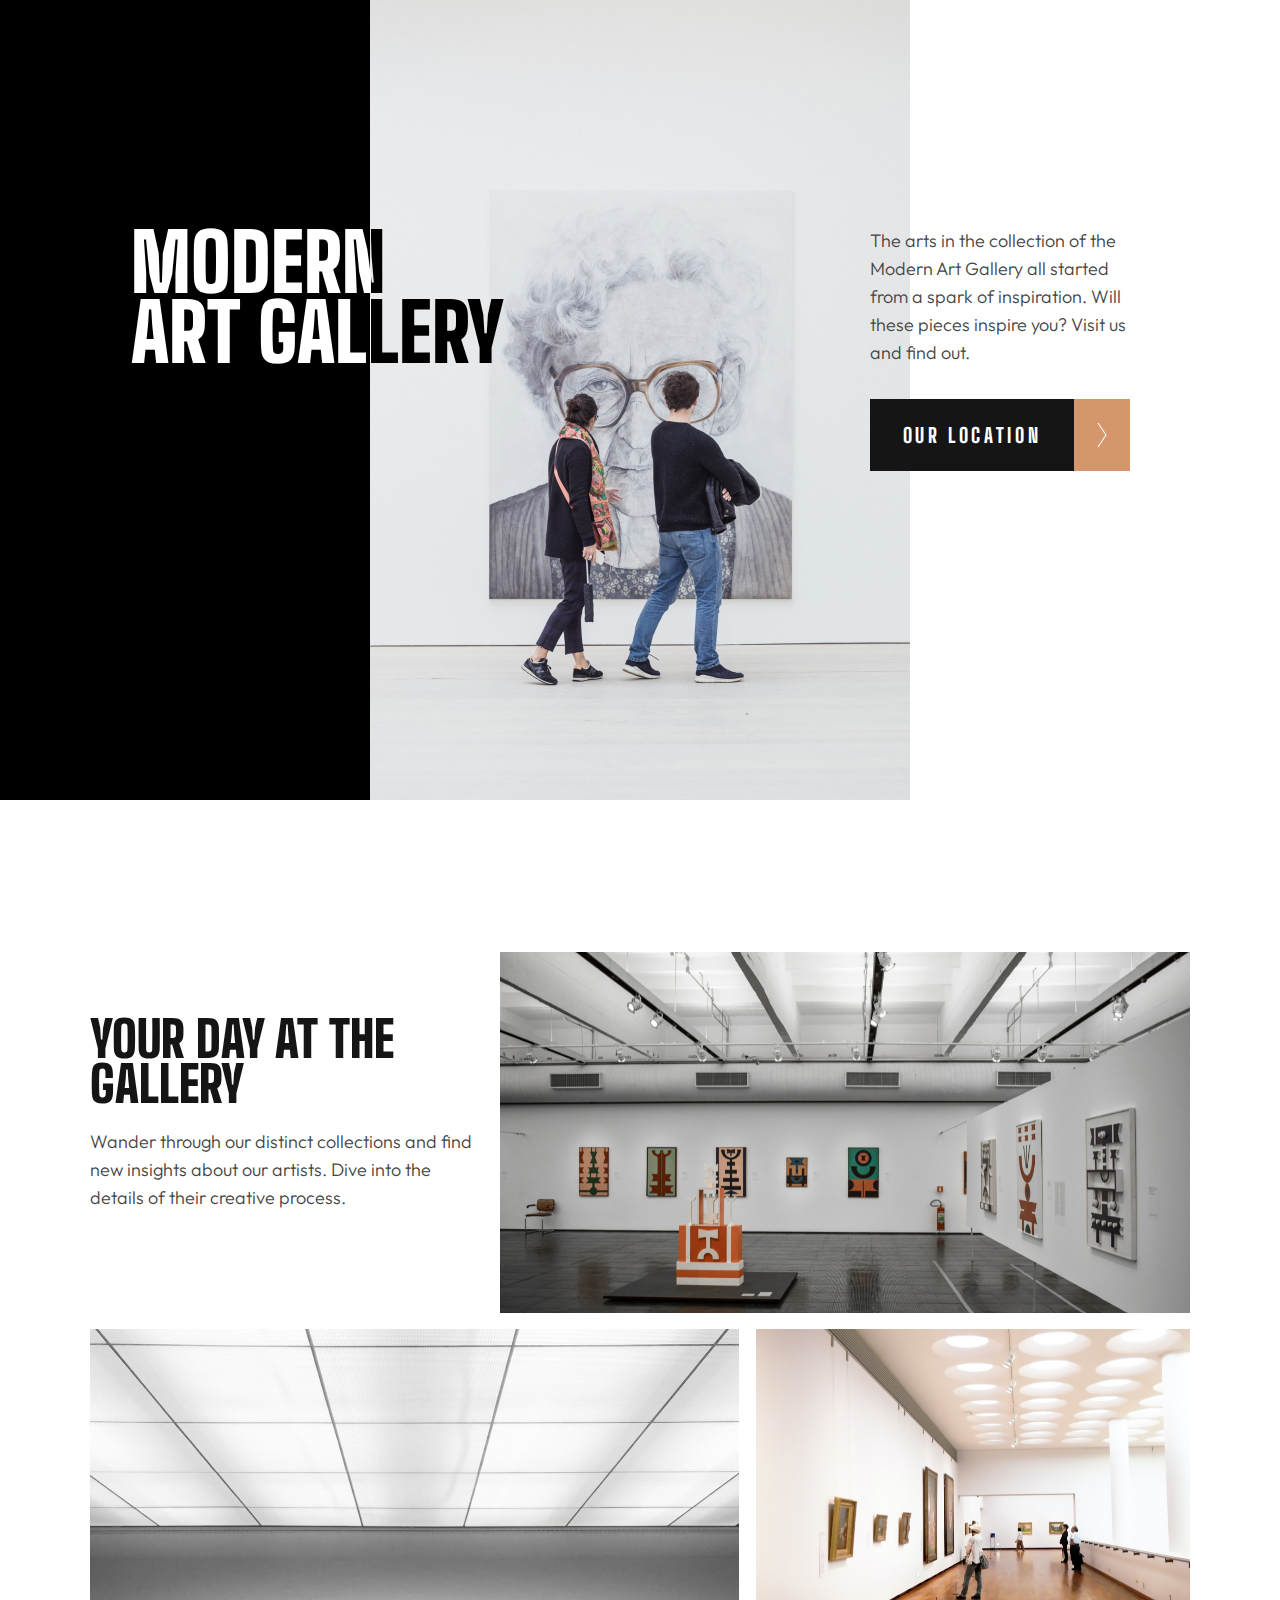
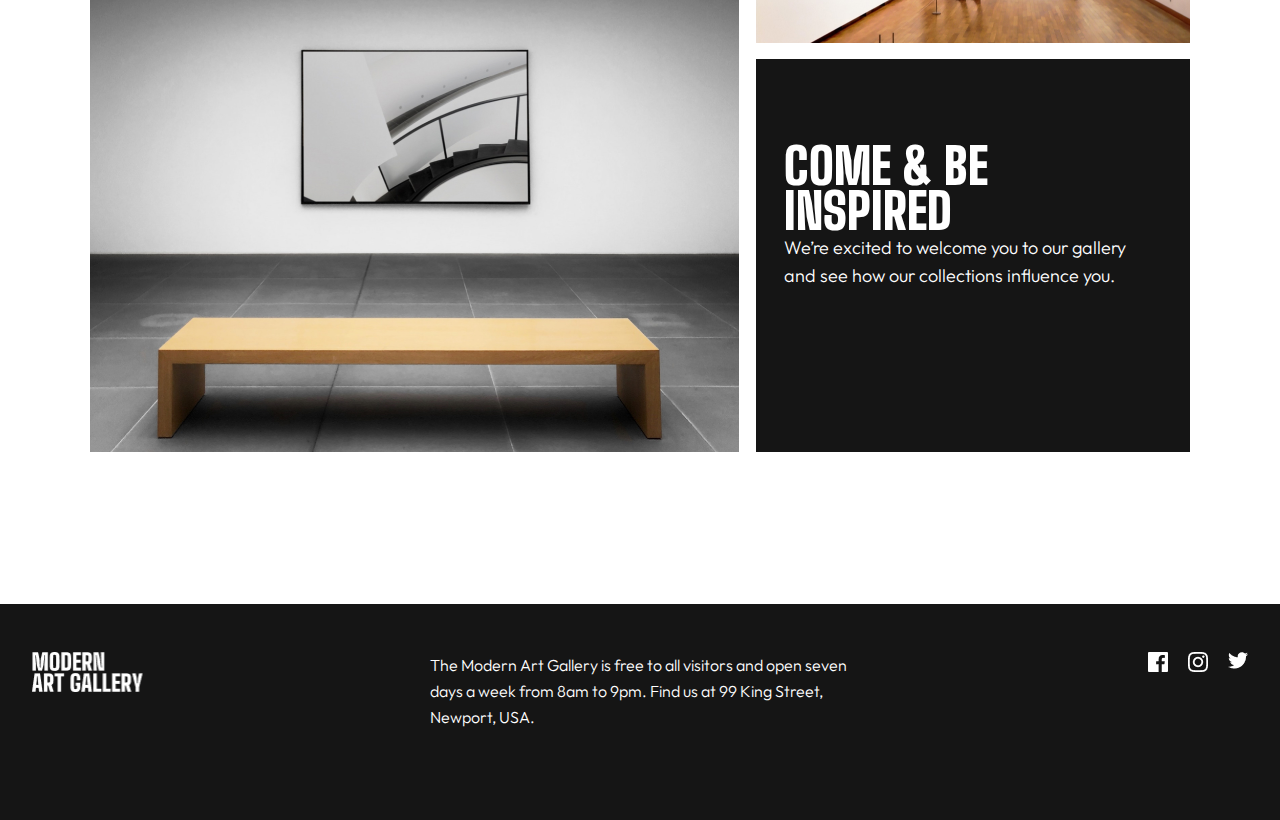
<file: index.html>
<!DOCTYPE html>
<html lang="en">
    <head>
        <meta charset="UTF-8" />
        <meta name="viewport" content="width=device-width, initial-scale=1.0" />
        <!-- displays site properly based on user's device -->

        <link
            rel="icon"
            type="image/png"
            sizes="32x32"
            href="./images/favicon-32x32.png"
        />

        <title>Frontend Mentor | Art gallery website</title>
        <link rel="stylesheet" href="main.css" />
        <link
            href="https://fonts.googleapis.com/css2?family=Big+Shoulders+Display:wght@300;800;900&family=Outfit:wght@300&display=swap"
            rel="stylesheet"
        />
    </head>
    <body>
        <div class="bg-top-lap">
            <div class="top-image"></div>
            <div class="content-top">
                <div class="content-top__title">
                    <p>MODERN</p>
                    <p>ART GALLERY</p>
                </div>
                <div class="flex-content-top">
                    <div class="content-top__desc">
                        The arts in the collection of the Modern Art Gallery all
                        started from a spark of inspiration. Will these pieces
                        inspire you? Visit us and find out.
                    </div>
                    <a href="./map/index.html" class="content-top__button">
                        <div class="content-top__button__text">
                            OUR LOCATION
                        </div>
                        <div class="content-top__button__simple">
                            <img src="./images/greater.png" alt="" />
                        </div>
                    </a>
                </div>
            </div>
        </div>
        <div class="content">
            <div class="main-content">
                <div class="main-content__bg-top"></div>
                <div class="main-content__desc">
                    <div class="main-content__desc__title">
                        Your Day at the Gallery
                    </div>
                    <div class="main-content__desc__text">
                        Wander through our distinct collections and find new
                        insights about our artists. Dive into the details of
                        their creative process.
                    </div>
                </div>
                <div class="grid-content">
                    <div class="main-content__bg-mid"></div>
                    <div class="main-content__bg-bottom"></div>
                    <div class="main-content__desc-bottom">
                        <div class="main-content__desc-bottom__title">
                            COME & BE INSPIRED
                        </div>
                        <div class="main-content__desc-bottom__text">
                            We’re excited to welcome you to our gallery and see
                            how our collections influence you.
                        </div>
                    </div>
                </div>
            </div>
        </div>

        <div class="footer">
            <div class="footer__title"></div>
            <div class="footer__desc">
                The Modern Art Gallery is free to all visitors and open seven
                days a week from 8am to 9pm. Find us at 99 King Street, Newport,
                USA.
            </div>
            <div class="footer__icon">
                <div class="footer__icon__fb"></div>
                <div class="footer__icon__insta"></div>
                <div class="footer__icon__twiter"></div>
            </div>
        </div>
    </body>
</html>
</file>
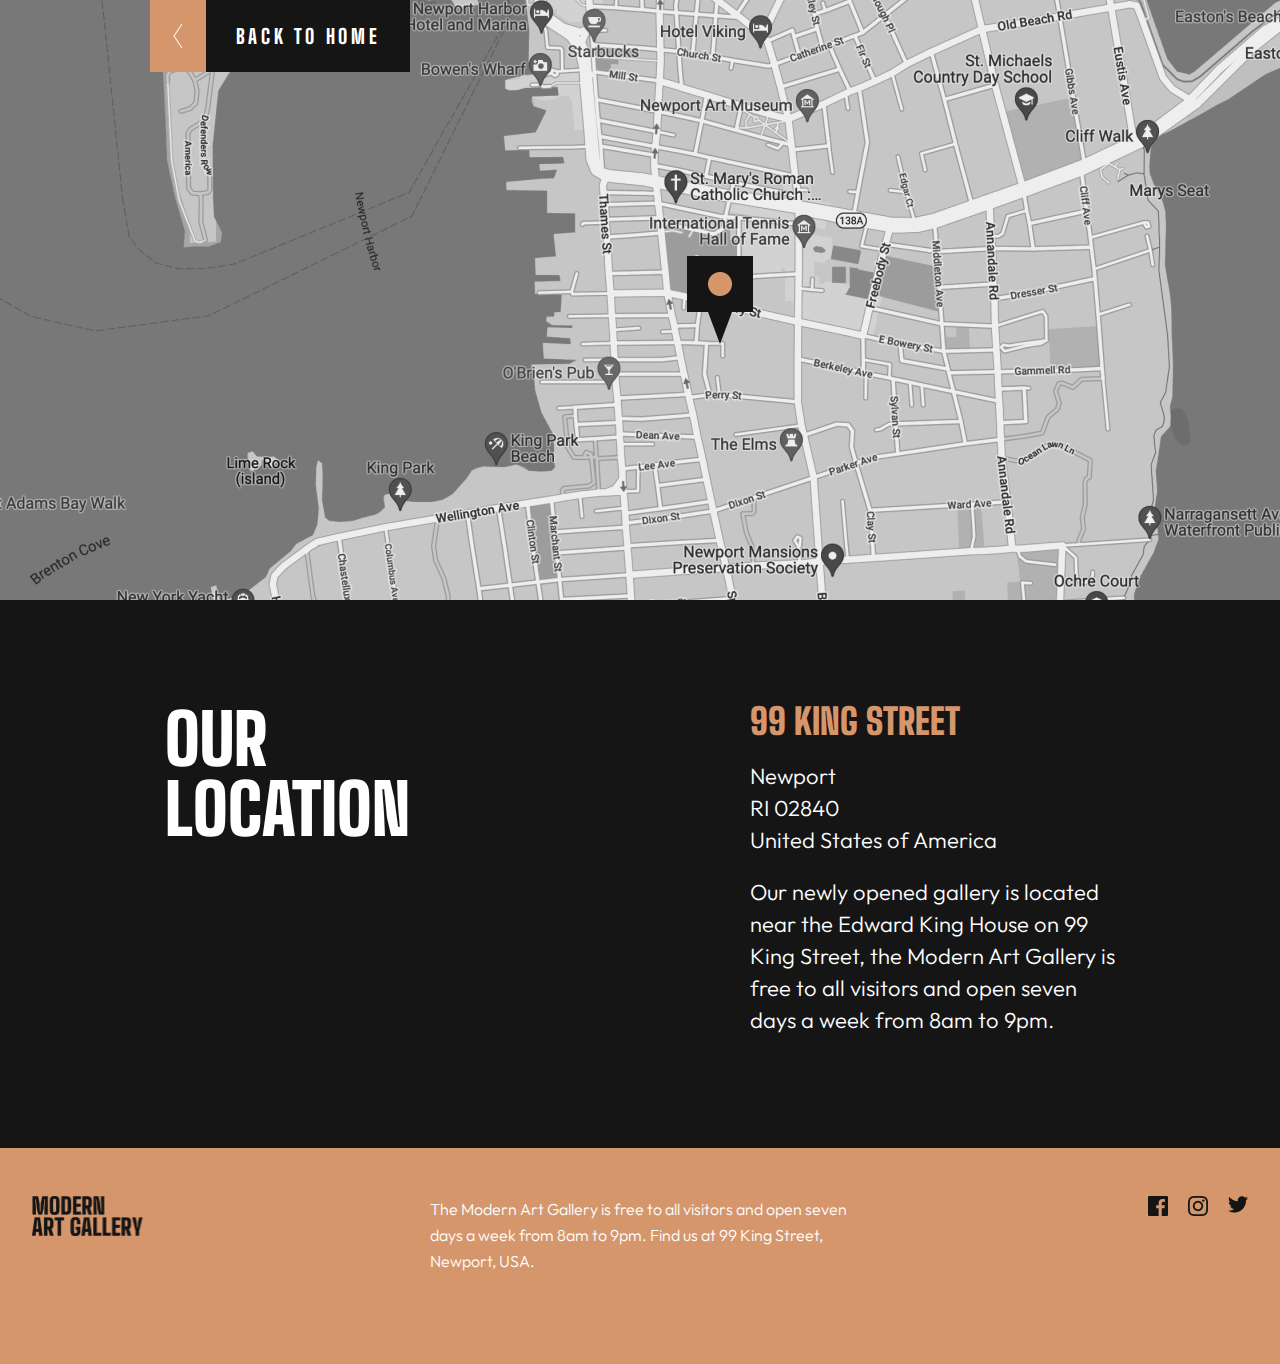
<file: map/index.html>
<!DOCTYPE html>
<html lang="en">
    <head>
        <meta charset="UTF-8" />
        <meta name="viewport" content="width=device-width, initial-scale=1.0" />
        <!-- displays site properly based on user's device -->

        <link
            rel="icon"
            type="image/png"
            sizes="32x32"
            href="./images/favicon-32x32.png"
        />

        <title>Frontend Mentor | Art gallery website</title>
        <link rel="stylesheet" href="map.css" />
        <link
            href="https://fonts.googleapis.com/css2?family=Big+Shoulders+Display:wght@300;800;900&family=Outfit:wght@300&display=swap"
            rel="stylesheet"
        />
    </head>
    <body>
        <a href="../index.html" class="content-top__button">
            <div class="content-top__button__simple">
                <img src="../images/greater-map.png" alt="" />
            </div>
            <div class="content-top__button__text">BACK TO HOME</div>
        </a>
        <div class="top-image"></div>
        <div class="main-content">
            <div class="main-content__title">OUR LOCATION</div>
            <div class="flex-content">
                <div class="main-content__tiny-title">99 King Street</div>
                <div class="main-content__tiny-desc">
                    <p>Newport</p>
                    <p>RI 02840</p>
                    <p>United States of America</p>
                </div>

                <div class="main-content__desc">
                    Our newly opened gallery is located near the Edward King
                    House on 99 King Street, the Modern Art Gallery is free to
                    all visitors and open seven days a week from 8am to 9pm.
                </div>
            </div>
        </div>
        <div class="footer">
            <div class="footer__title"></div>
            <div class="footer__desc">
                The Modern Art Gallery is free to all visitors and open seven
                days a week from 8am to 9pm. Find us at 99 King Street, Newport,
                USA.
            </div>
            <div class="footer__icon">
                <div class="footer__icon__fb"></div>
                <div class="footer__icon__insta"></div>
                <div class="footer__icon__twiter"></div>
            </div>
        </div>
    </body>
</html>
</file>
<file: main.css>
* {
  margin: 0;
  box-sizing: border-box;
};

body {
  font-family: 'Big Shoulders Display', cursive;
}

.top-image {
  background: url('./images/mobie-top.jpg');
  width: 100%;
  height: 240px;
  background-size: cover;
  background-repeat: no-repeat;
}

.content {
  width: 100%;
  padding: 32px 16px;
}

.content-top a {
  text-decoration: none;
}

.content-top__title {
  font-family: 'Big Shoulders Display';
  font-style: normal;
  font-weight: 900;
  font-size: 60px;
  line-height: 55px;
  text-transform: uppercase;
  color: #151515;
}

.content-top__desc {
  font-family: 'Outfit';
  font-style: normal;
  font-weight: 300;
  font-size: 18px;
  line-height: 28px;
  color: #444444;
  margin: 32px auto;
}

.content-top__button {
  width: 260px;
  height: 72px;
  background: #151515;
  display: flex;
}

.content-top__button:hover {
  background: #D5966C;
}
.content-top__button:hover .content-top__button__simple {
  background: #151515;
}

.content-top__button__text {
  width: 204px;
  height: 100%;
  font-family: 'Big Shoulders Display';
  font-style: normal;
  font-weight: 800;
  font-size: 20px;  
  line-height: 24px;
  letter-spacing: 3.63636px;
  color: #FFFFFF;
  display: flex;
  justify-content: center;
  align-items: center;
}

.content-top__button__simple {
  width: 56px;
  height: 100%;
  background: #D5966C;
  display: flex;
  justify-content: center;
  align-items: center;
}

.main-content {
  margin: 120px auto;
  display: grid;
  gap: 16px;
}

.grid-content {
  display: grid;
  gap: 16px;
}

.main-content__bg-top {
  width: 100%;
  height: 320px;
  background: url('./images/content-1-mobile.jpg');
  background-size: cover;
}

.main-content__desc {

}

.main-content__desc__title {
  font-family: 'Big Shoulders Display';
  font-style: normal;
  font-weight: 900;
  font-size: 50px;
  line-height: 45px;
  text-transform: uppercase;
  color: #151515;
}

.main-content__desc__text {
  font-family: 'Outfit';
  font-style: normal;
  font-weight: 300;
  font-size: 18px;
  line-height: 28px;
  color: #444444;
  margin-top: 21px;
}

.main-content__bg-mid {
  width: 100%;
  height: 480px;
  background: url('./images/content-2-mobile.jpg');
  background-size: cover;
}

.main-content__bg-bottom {
  width: 100%;
  height: 200px;
  background: url('./images/content-3-mobile.jpg');
  background-size: cover;
}

.main-content__desc-bottom {
  width: 100%;
  height: 293px;
  background: #151515;
  padding: 48px 24px;
}

.main-content__desc-bottom__title {
  font-family: 'Big Shoulders Display';
  font-style: normal;
  font-weight: 900;
  font-size: 50px;
  line-height: 45px;
  text-transform: uppercase;
  color: #FFFFFF;
}

.main-content__desc-bottom__text {
  font-family: 'Outfit';
  font-style: normal;
  font-weight: 300;
  font-size: 18px;
  line-height: 28px;
  color: #FFFFFF;
}

.footer {
  width: 100%;
  height: 336px;
  background: #151515;
  padding: 48px 32px;
}

.footer__title {
  width: 110.5px;
  height: 40px;
  background: url('./images/MODERNARTGALLERY.png');
  background-repeat: no-repeat;
}

.footer__desc {
  font-family: 'Outfit';
  font-style: normal;
  font-weight: 300;
  font-size: 16px;
  line-height: 26px;
  color: #FFFFFF;
  margin: 38px auto;
}

.footer__icon {
  display: flex;
  gap: 20px;
}

.footer__icon__fb {
  width: 20px;
  height: 20px;
  background: url('./images/fb.png');
  background-repeat: no-repeat;
}

.footer__icon__insta {
  width: 20px;
  height: 20px;
  background: url('./images/insta.png');
  background-repeat: no-repeat;
}

.footer__icon__twiter {
  width: 20px;
  height: 20px;
  background: url('./images/twiter.png');
  background-repeat: no-repeat;
}

/* css for tablet */

@media (min-width: 700px) {
  .top-image {
    background: url('./images/tablet-top.jpg');
    width: 437px;
    height: 700px;
    background-size: contain;
    background-repeat: no-repeat;
  }
  
  .content-top {
    height: 410px;
    width: 239px;
    position: absolute;
    top: 145px;
    left: 389px;
  }

  .main-content {
    grid-template-columns: 1.5fr 2fr;
    grid-template-rows: 1fr 2fr;
    grid-template-areas: "desc bg-top"
                         "grid-content grid-content";
    
  }
  .main-content__bg-top {
    width: 100%;
    height: 100%;
    grid-area: bg-top;
    background: url('./images/content-1-tablet.jpg');
    background-size: cover;
  }
  .main-content__desc {
    padding: 65px auto;
    grid-area: desc;
    padding: 40px;
  }
  .grid-content {
    grid-area: grid-content;
    display: grid;
    grid-template-columns: 1.5fr 1fr;
    grid-template-rows: 0.8fr 1fr;
    grid-template-areas: "bg-mid bg-bottom"
                         "bg-mid desc-bottom";
  }
  .main-content__bg-mid {
    width: 100%;
    height: 100%;
    background: url('./images/content-2-mid.jpg');
    background-size: cover;
    grid-area: bg-mid;
  }
  .main-content__bg-bottom {
    width: 100%;
    height: 100%;
    background: url('./images/content-3-tablet.jpg');
    background-size: cover;
    grid-area: bg-bottom;
  }
  .main-content__desc-bottom {
    padding: 85px 28px;
    grid-area: desc-bottom;
    width: 100%;
    height: 100%;
  }
  .footer {
    display: flex;
    height: 216px;
    justify-content: space-between;
  }
  .footer__desc {
    margin: 0 65px;
    width: 281px;
    height: 104px;
  }
  .footer__icon {
    margin-right: 0;
  }
}

@media (min-width: 1200px) {
  .bg-top-lap {
    width: 100%;
    display: grid;
    align-items: center;
    justify-content: center;
    grid-template-areas: "main";
    background-image: linear-gradient(to right, black 50%, white 50%);
  }
  .top-image {
    background: center / contain no-repeat url('./images/top-lap.jpg');
    width: 540px;
    height: 800px;
    grid-area: main;
  }
  .content-top {
    position: relative;
    top: 0;
    left: 0;
    display: flex;
    gap: 300px;
    grid-area: main;
  }

  .main-content {
    grid-template-columns: 1fr 1.75fr;
    grid-template-rows: 1fr 2fr;
    grid-template-areas: "desc bg-top"
                         "grid-content grid-content";
    
  }
  .content-top__title {
    width: 400px;
    margin: 32px auto;
    position: absolute;
    right: 78px;
    font-size: 80px;
    line-height: 70px;
  }

  .content-top__title p {
    background: linear-gradient(to right,white 60%, black 40%);
    -webkit-background-clip: text;
    -webkit-text-fill-color: transparent;
  }

  .flex-content-top {
    position: absolute;
    left: 500px;
    display: flex;
    flex-direction: column;
  }

  .content-top__desc {
    /* margin: 0; */
  }
  .content {
    padding: 32px auto;
  }
  .main-content {
    width: 1100px;
    height: 1100px; 
  }
  .main-content__bg-top {
    width: 100%;
    height: 100%;
    background: url('./images/conttent-1-lap.jpg');
    background-size: cover;
    background-repeat: no-repeat;
  }

  .main-content__bg-mid {
    width: 100%;
    height: 100%;
    background: url('./images/content-2-lap.jpg');
    background-size: cover;
    background-repeat: no-repeat;
  }

  .main-content__bg-bottom {
    width: 100%;
    height: 100%;
    background: url('./images/content-3-lap.jpg');
    background-size: cover;
    background-repeat: no-repeat;
  }
  .main-content__desc {
    padding: 65px 0;
  }

  .footer__desc {
    margin: 0 65px;
    width: 430px;
    height: 87px;
  }
}
</file>
<file: map/map.css>
* {
  margin: 0;
  box-sizing: border-box;
};

body {
  font-family: 'Big Shoulders Display', cursive;
}

body a {
  text-decoration: none;
}

.content-top__button {
  width: 260px;
  height: 72px;
  background: #151515;
  display: flex;
  position: absolute;
}

.content-top__button:hover {
  background: #D5966C;
}
.content-top__button:hover .content-top__button__simple {
  background: #151515;
}


.content-top__button__text {
  width: 204px;
  height: 100%;
  font-family: 'Big Shoulders Display';
  font-style: normal;
  font-weight: 800;
  font-size: 20px;  
  line-height: 24px;
  letter-spacing: 3.63636px;
  color: #FFFFFF;
  display: flex;
  justify-content: center;
  align-items: center;
}

.content-top__button__simple {
  width: 56px;
  height: 100%;
  background: #D5966C;
  display: flex;
  justify-content: center;
  align-items: center;
}



.top-image {
  height: 550px;
  width: 100%;
  background: url('../images/map.png');
  background-repeat: no-repeat;
  background-size: cover;
}

.main-content {
  height: 493px;
  width: 100%;
  background: #151515;
  padding: 56px 16px;
}

.main-content__title {
  font-family: 'Big Shoulders Display';
  font-style: normal;
  font-weight: 900;
  font-size: 50px;
  line-height: 45px;
  text-transform: uppercase;
  color: #FFFFFF;
}

.main-content__tiny-title {
  font-family: 'Big Shoulders Display';
  font-style: normal;
  font-weight: 900;
  font-size: 32px;
  line-height: 32px;
  text-transform: uppercase;
  color: #D5966C;
  margin-top: 48px;
}

.main-content__tiny-desc {
  margin: 20px auto;
}

.main-content__tiny-desc,
.main-content__desc {
  font-family: 'Outfit';
  font-style: normal;
  font-weight: 300;
  font-size: 18px;
  line-height: 28px;
  color: #FFFFFF;
 }

 .footer {
  width: 100%;
  height: 336px;
  background: #D5966C;
  padding: 48px 32px;
}

.footer__title {
  width: 110.5px;
  height: 40px;
  background: url('../images/MODERNARTGALLERY-map.png');
  background-repeat: no-repeat;
}

.footer__desc {
  font-family: 'Outfit';
  font-style: normal;
  font-weight: 300;
  font-size: 16px;
  line-height: 26px;
  color: #FFFFFF;
  margin: 38px auto;
}

.footer__icon {
  display: flex;
  gap: 20px;
}

.footer__icon__fb {
  width: 20px;
  height: 20px;
  background: url('../images/fb-map.png');
  background-repeat: no-repeat;
}

.footer__icon__insta {
  width: 20px;
  height: 20px;
  background: url('../images/insta-map.png');
  background-repeat: no-repeat;
}

.footer__icon__twiter {
  width: 20px;
  height: 20px;
  background: url('../images/twiter-map.png');
  background-repeat: no-repeat;
}

@media (min-width: 700px) {
  .content-top__button {
    left: 40px;
  }
  .top-image {
    background: url('../images/map-tablet.png');
    height: 768px;
    background-size: cover;
  }
  .main-content {
    display: flex;
    height: 436px;
    padding: 80px 40px;
    gap: 70px;
  }
  .main-content__tiny-title {
    margin: 0;
  }
  .footer {
    display: flex;
    height: 216px;
    justify-content: space-between;
  }
  .footer__desc {
    margin: 0 65px;
    width: 281px;
    height: 104px;
  }
  .footer__icon {
    margin-right: 0;
  }

}

@media (min-width: 1200px) {
  .content-top__button {
    left: 150px;
  }
  .main-content__title {
    font-size: 70px;
    line-height: 70px;
  }
  .main-content__tiny-title {
    font-size: 36px;
    line-height: 36px;
  }
  .main-content__tiny-desc,
  .main-content__desc {
    font-size: 22px;
    line-height: 32px;
  }
  .top-image {
    background: url('../images/map-lap.png');
    height: 600px;
    background-size: cover;
  }
  .main-content {
    height: 548px;
    padding: 104px 165px;
    gap: 340px;
  }
  .footer__desc {
    margin: 0 65px;
    width: 430px;
    height: 87px;
  }
}
</file>
